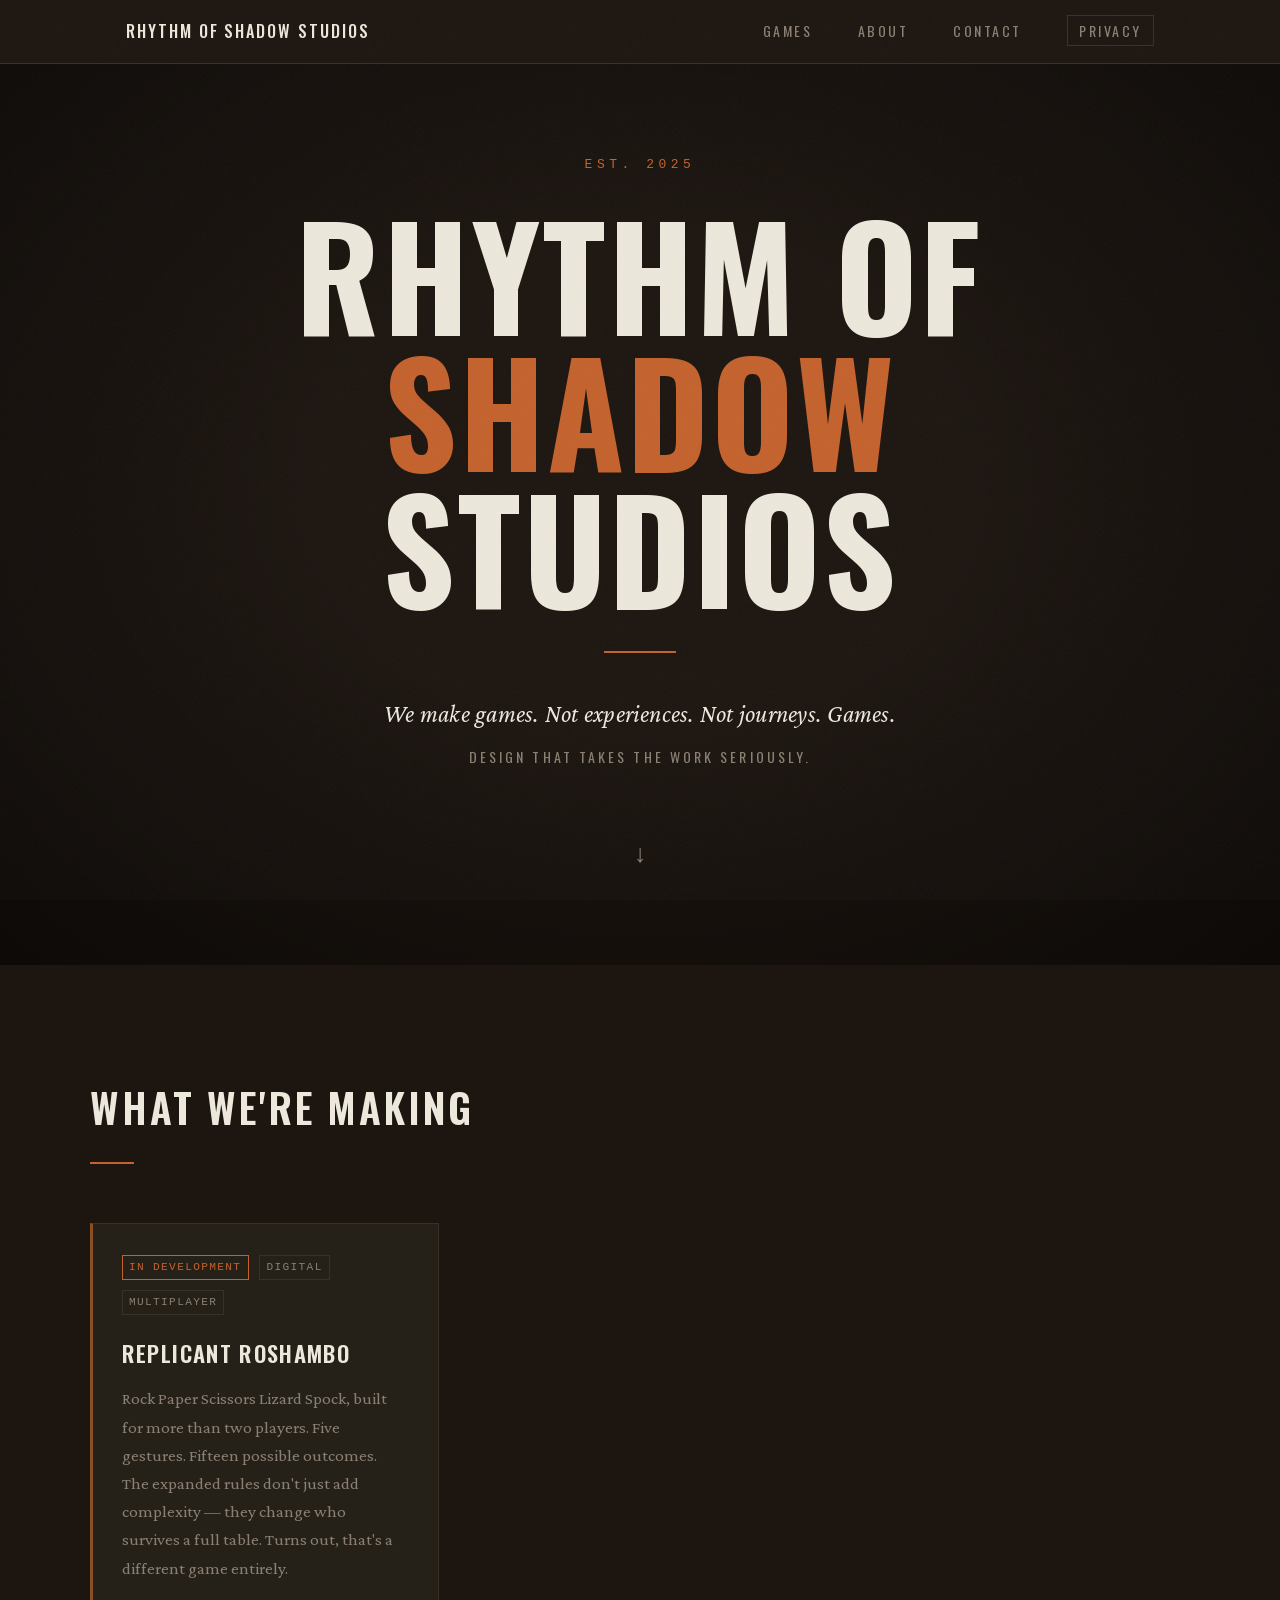
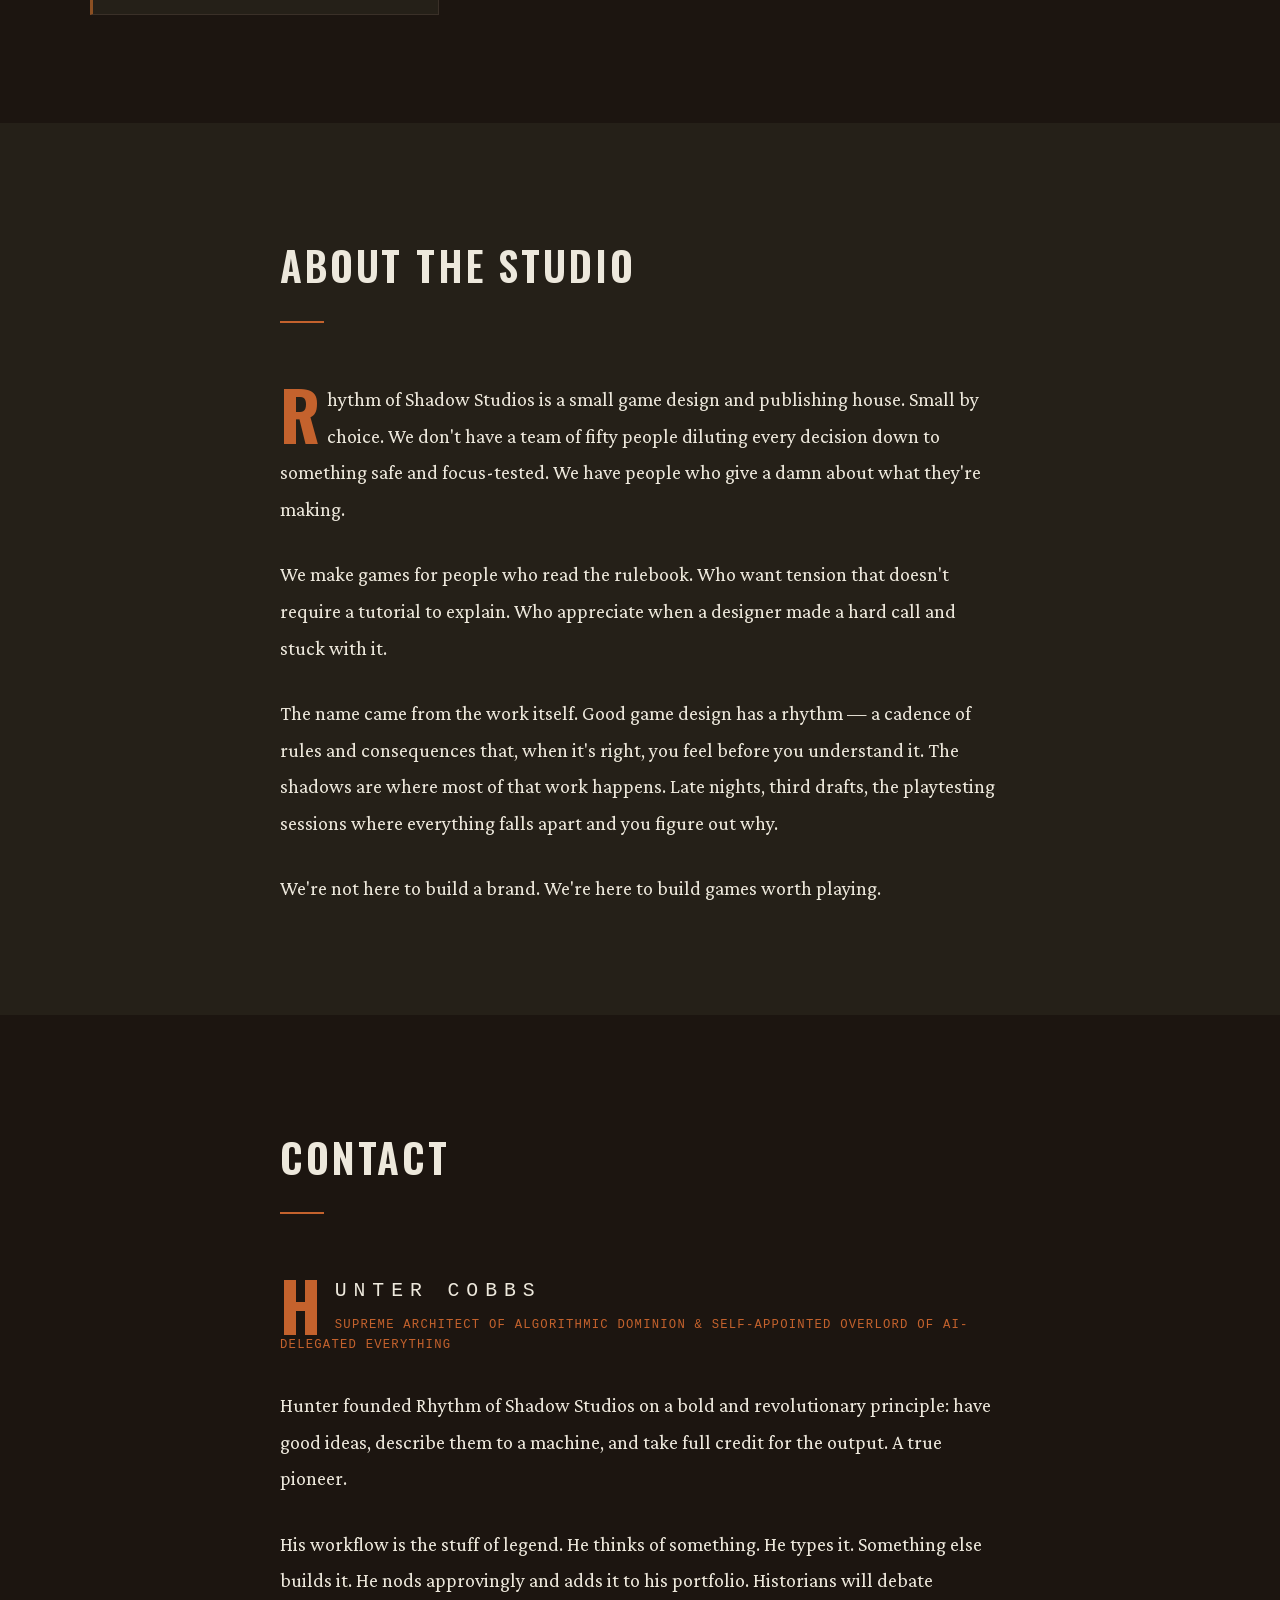
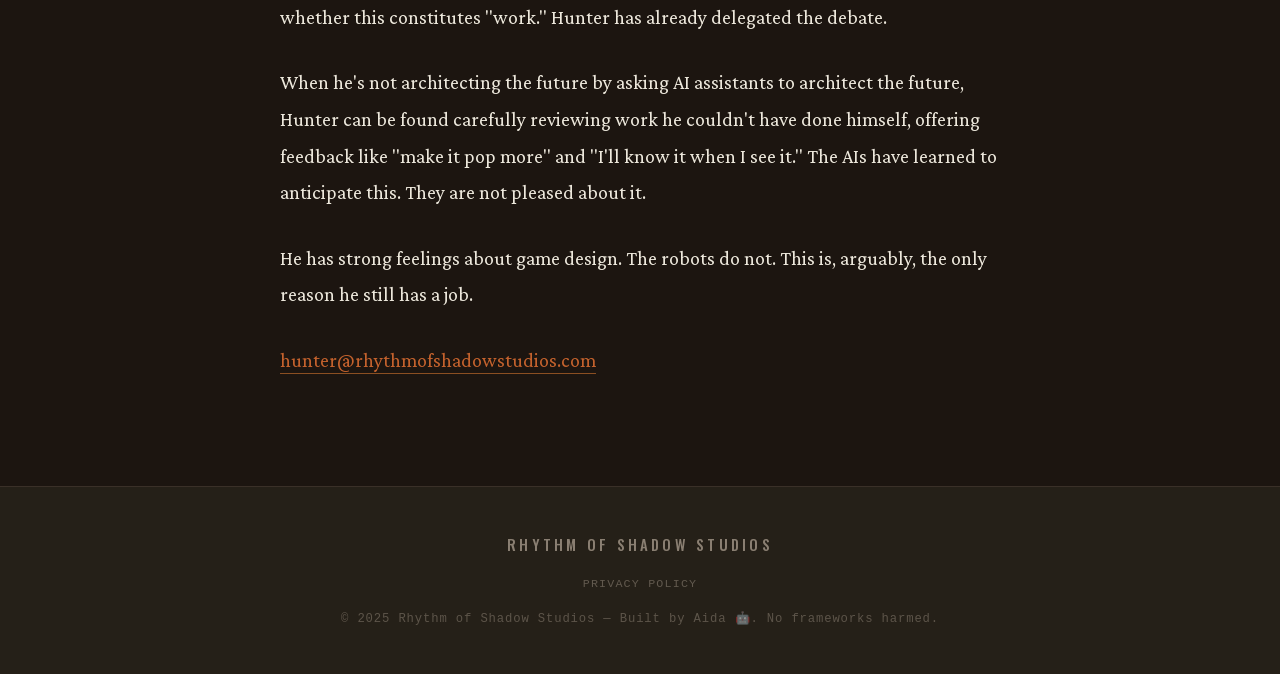
<file: index.html>
<!DOCTYPE html>
<html lang="en">
<head>
  <meta charset="UTF-8">
  <meta name="viewport" content="width=device-width, initial-scale=1.0">
  <meta name="description" content="Rhythm of Shadow Studios — a small game design and publishing house. We make games. Not experiences. Not journeys. Games.">
  <title>Rhythm of Shadow Studios</title>
  <link rel="stylesheet" href="css/style.css">
</head>
<body>

  <!-- ============================================================
       Navigation
       ============================================================ -->
  <nav id="nav" role="navigation" aria-label="Main navigation">
    <div class="nav-inner">
      <a href="#home" class="nav-logo">Rhythm of Shadow Studios</a>
      <ul class="nav-links">
        <li><a href="#games">Games</a></li>
        <li><a href="#about">About</a></li>
        <li><a href="#contact">Contact</a></li>
        <li><a href="privacy.html" class="nav-link-privacy">Privacy</a></li>
      </ul>
    </div>
  </nav>

  <!-- ============================================================
       Hero
       ============================================================ -->
  <section id="home" class="hero">
    <div class="hero-inner">
      <p class="hero-eyebrow">Est. 2025</p>
      <h1 class="hero-title">
        <span class="hero-title-line">Rhythm of</span>
        <span class="hero-title-line hero-title-accent">Shadow</span>
        <span class="hero-title-line">Studios</span>
      </h1>
      <div class="hero-rule"></div>
      <p class="hero-tagline">We make games. Not experiences. Not journeys. Games.</p>
      <p class="hero-sub">Design that takes the work seriously.</p>
      <a href="#games" class="hero-scroll" aria-label="Scroll to games">&#8595;</a>
    </div>
  </section>

  <!-- ============================================================
       Games
       ============================================================ -->
  <section id="games" class="section">
    <div class="section-inner">
      <h2 class="section-title">What We're Making</h2>

      <div class="games-grid">

        <article class="game-card">
          <div class="game-card-header">
            <span class="game-status">In Development</span>
            <span class="game-genre">Digital</span>
            <span class="game-genre">Multiplayer</span>
          </div>
          <h3 class="game-title">Replicant Roshambo</h3>
          <p class="game-desc">Rock Paper Scissors Lizard Spock, built for more than two players. Five gestures. Fifteen possible outcomes. The expanded rules don't just add complexity — they change who survives a full table. Turns out, that's a different game entirely.</p>
        </article>

      </div>
    </div>
  </section>

  <!-- ============================================================
       About
       ============================================================ -->
  <section id="about" class="section section--alt">
    <div class="section-inner section-inner--narrow">
      <h2 class="section-title">About the Studio</h2>

      <div class="about-body">
        <p>Rhythm of Shadow Studios is a small game design and publishing house. Small by choice. We don't have a team of fifty people diluting every decision down to something safe and focus-tested. We have people who give a damn about what they're making.</p>

        <p>We make games for people who read the rulebook. Who want tension that doesn't require a tutorial to explain. Who appreciate when a designer made a hard call and stuck with it.</p>

        <p>The name came from the work itself. Good game design has a rhythm — a cadence of rules and consequences that, when it's right, you feel before you understand it. The shadows are where most of that work happens. Late nights, third drafts, the playtesting sessions where everything falls apart and you figure out why.</p>

        <p>We're not here to build a brand. We're here to build games worth playing.</p>
      </div>
    </div>
  </section>

  <!-- ============================================================
       Contact
       ============================================================ -->
  <section id="contact" class="section">
    <div class="section-inner section-inner--narrow">
      <h2 class="section-title">Contact</h2>

      <div class="about-body">
        <p class="hero-eyebrow" style="text-align:left; margin-top:2.5rem; margin-bottom:0.4rem;">Hunter Cobbs</p>
        <p style="font-family:var(--font-mono); font-size:0.68rem; letter-spacing:0.1em; text-transform:uppercase; color:var(--accent); margin-bottom:1.75rem; line-height:1.6;">Supreme Architect of Algorithmic Dominion &amp; Self-Appointed Overlord of AI-Delegated Everything</p>

        <p>Hunter founded Rhythm of Shadow Studios on a bold and revolutionary principle: have good ideas, describe them to a machine, and take full credit for the output. A true pioneer.</p>

        <p>His workflow is the stuff of legend. He thinks of something. He types it. Something else builds it. He nods approvingly and adds it to his portfolio. Historians will debate whether this constitutes "work." Hunter has already delegated the debate.</p>

        <p>When he's not architecting the future by asking AI assistants to architect the future, Hunter can be found carefully reviewing work he couldn't have done himself, offering feedback like "make it pop more" and "I'll know it when I see it." The AIs have learned to anticipate this. They are not pleased about it.</p>

        <p>He has strong feelings about game design. The robots do not. This is, arguably, the only reason he still has a job.</p>

        <p><a href="mailto:hunter@rhythmofshadowstudios.com" style="color:var(--accent); border-bottom:1px solid var(--accent-dim); padding-bottom:0.1em; font-style:normal; transition:color 0.2s, border-color 0.2s;">hunter@rhythmofshadowstudios.com</a></p>
      </div>
    </div>
  </section>

  <!-- ============================================================
       Footer
       ============================================================ -->
  <footer class="footer">
    <div class="footer-inner">
      <p class="footer-name">Rhythm of Shadow Studios</p>
      <nav class="footer-links" aria-label="Footer navigation">
        <a href="privacy.html" class="footer-link">Privacy Policy</a>
      </nav>
      <p class="footer-copy">&copy; 2025 Rhythm of Shadow Studios &mdash; Built by Aida 🤖. No frameworks harmed.</p>
    </div>
  </footer>

  <script src="js/main.js"></script>
</body>
</html>
</file>
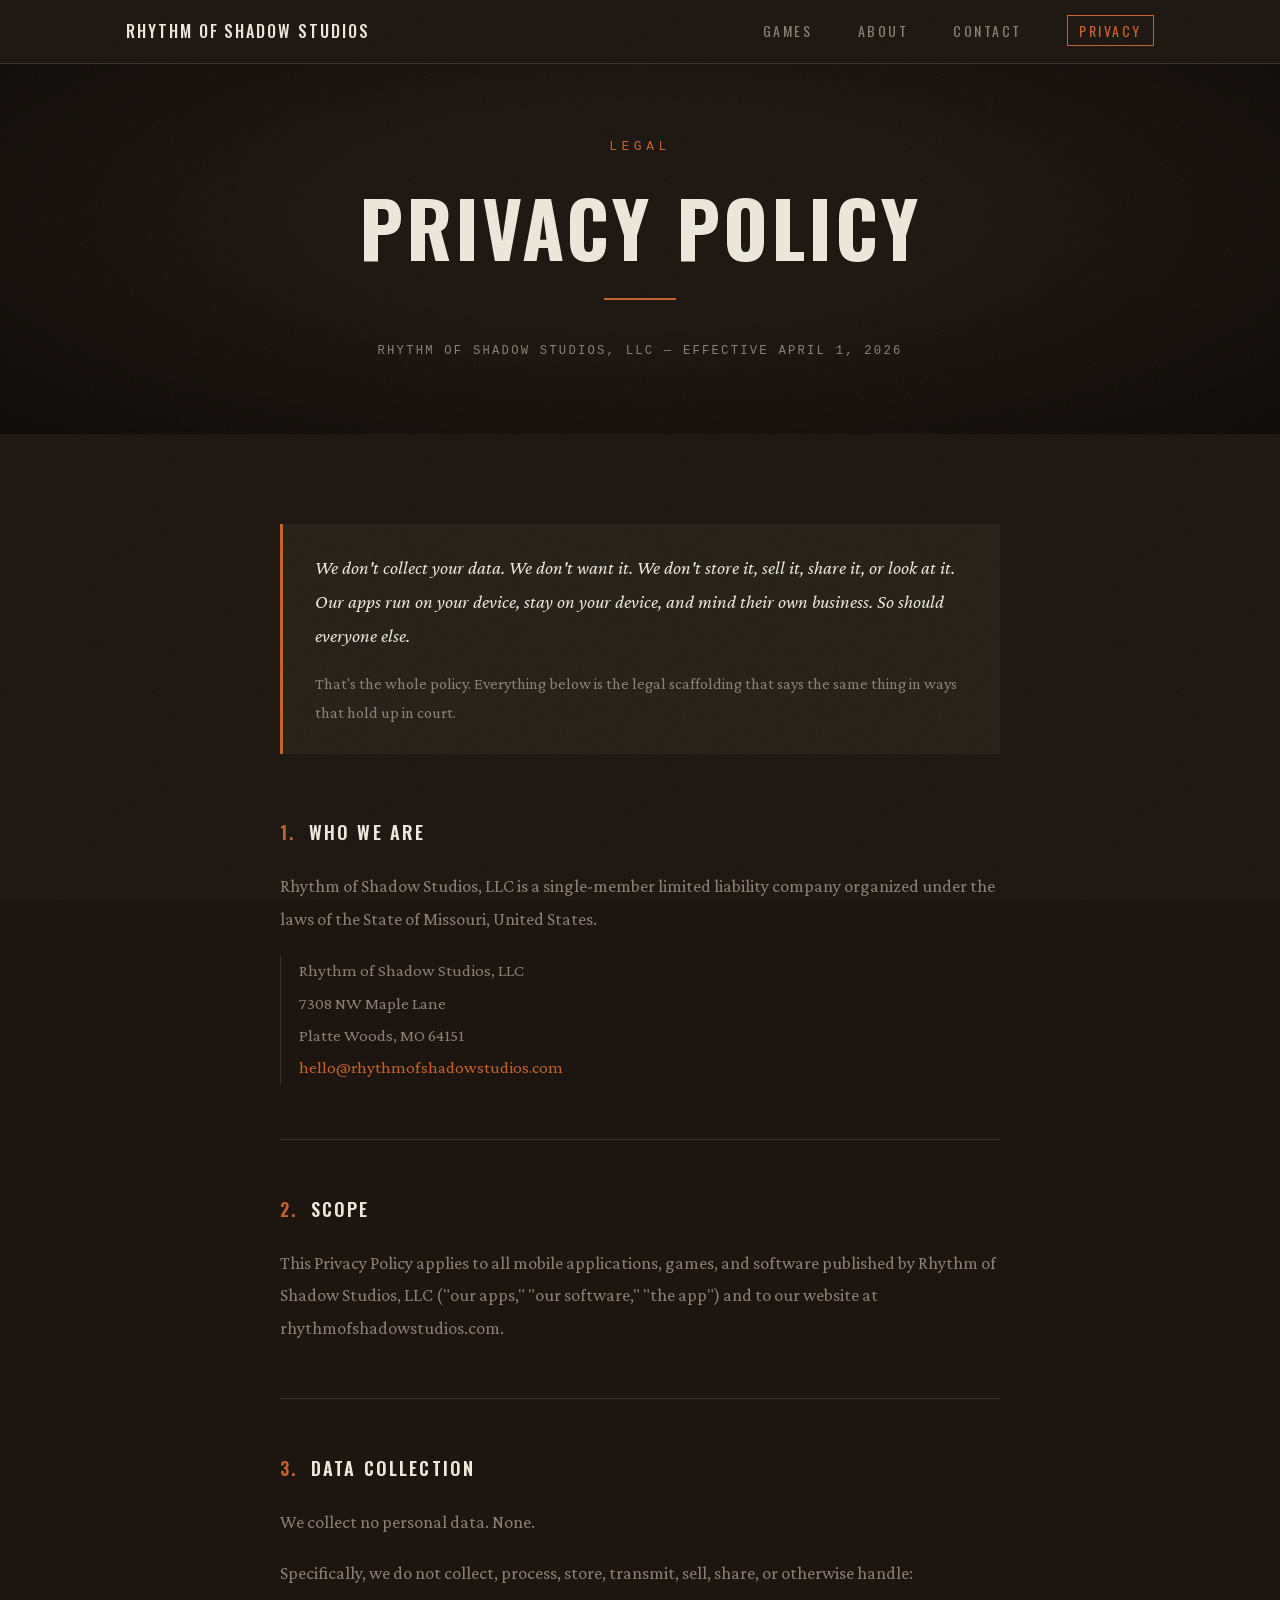
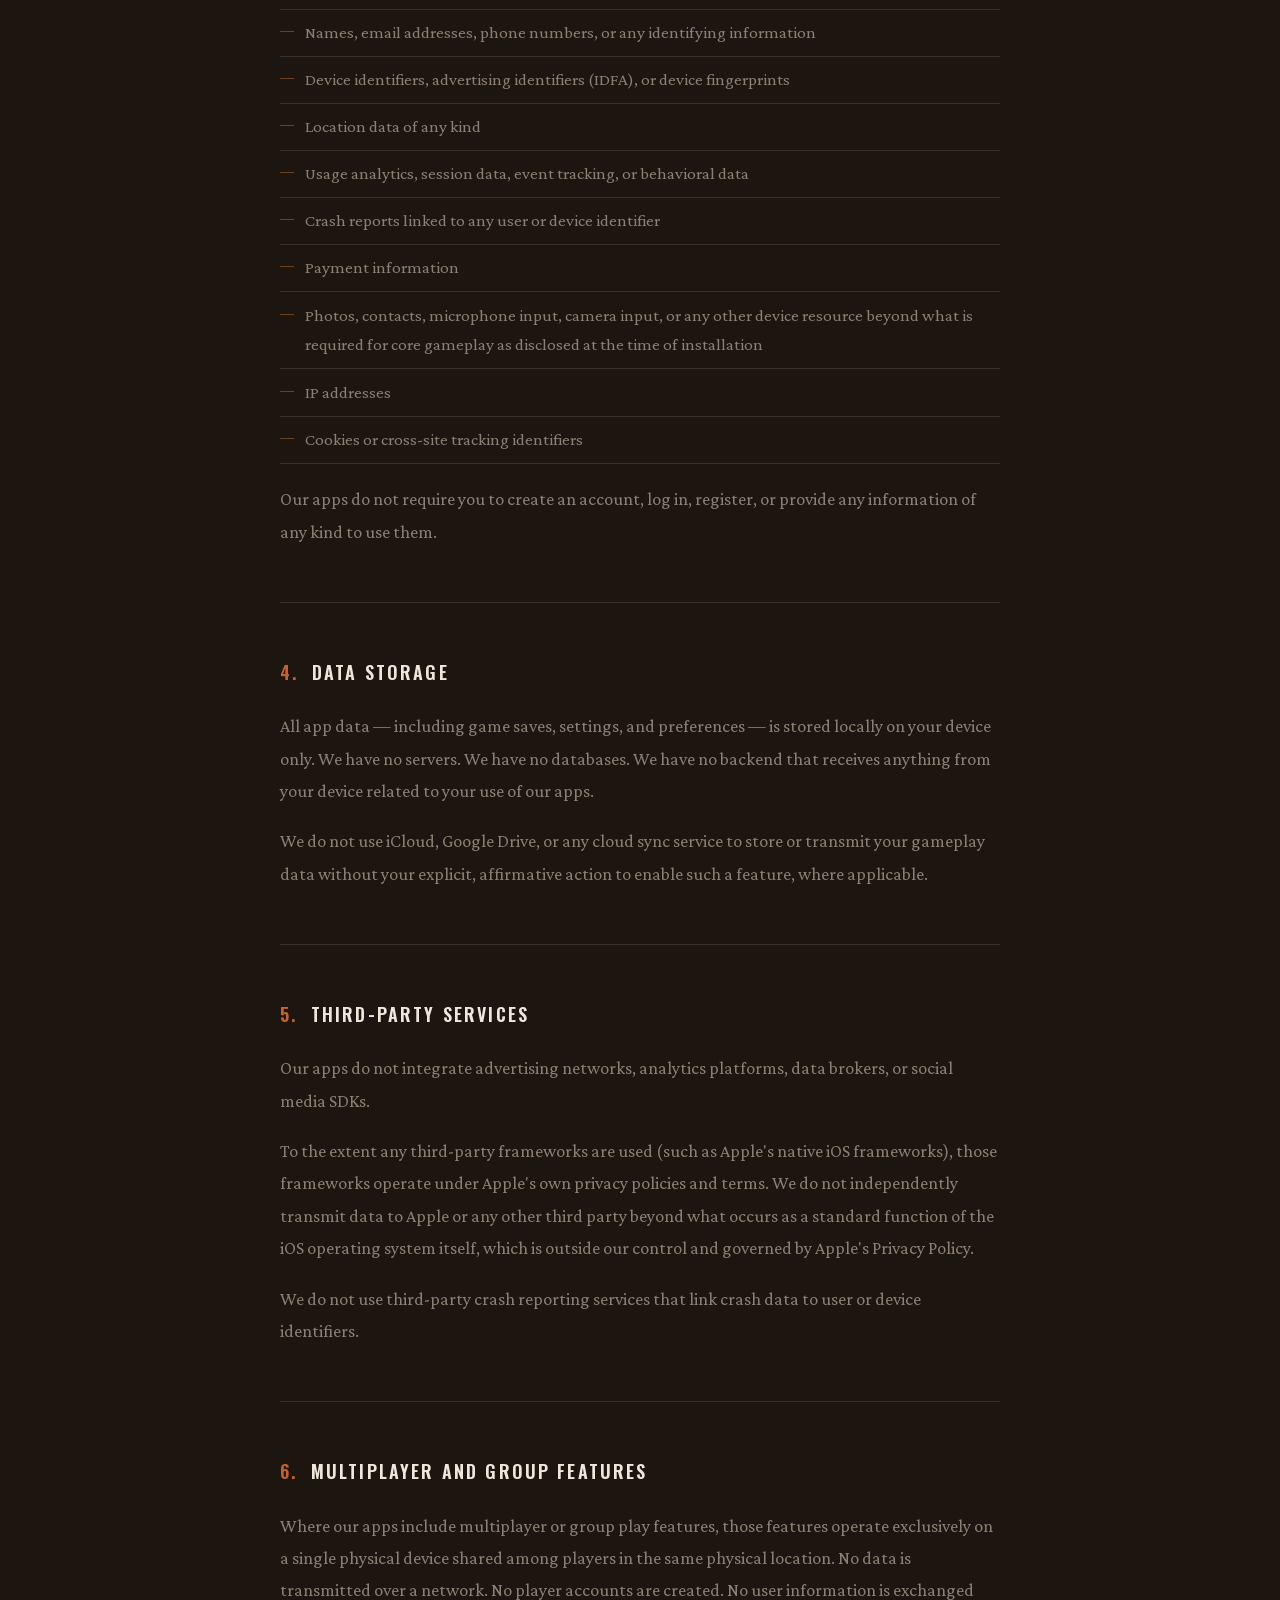
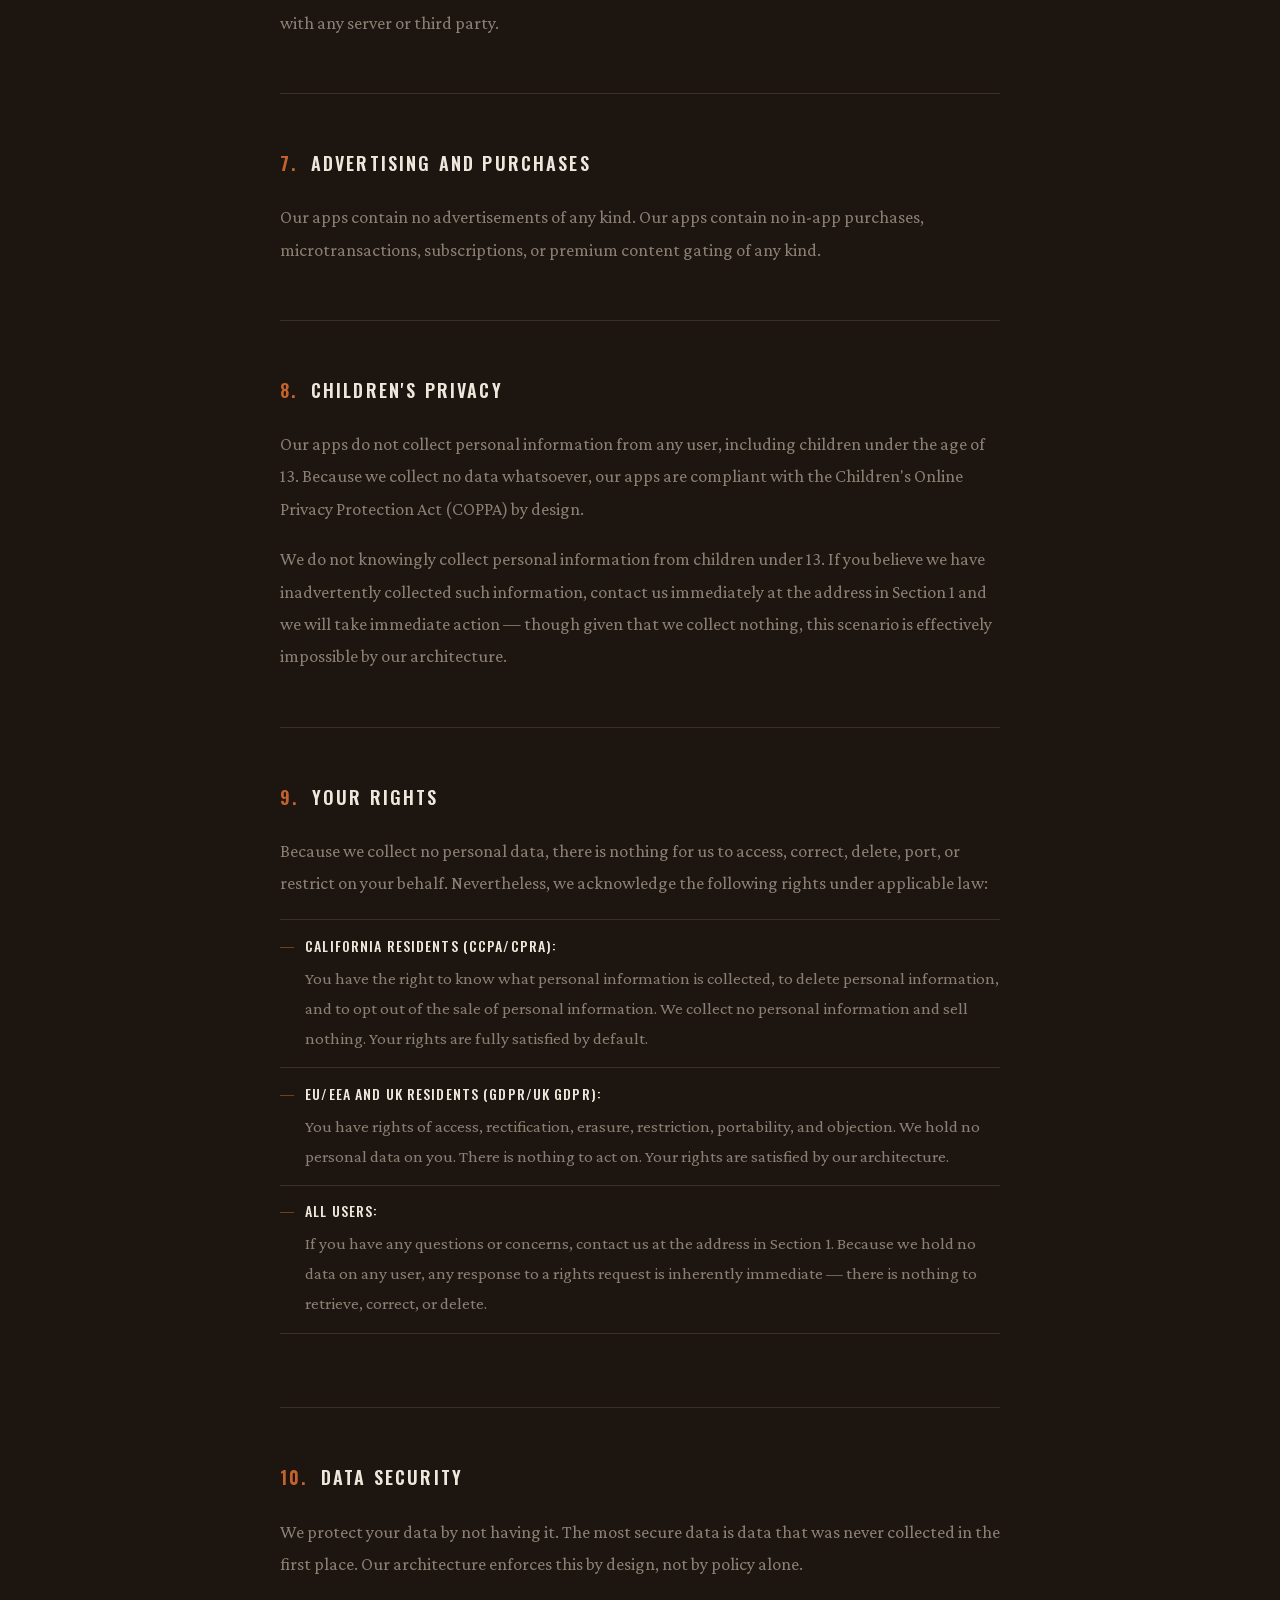
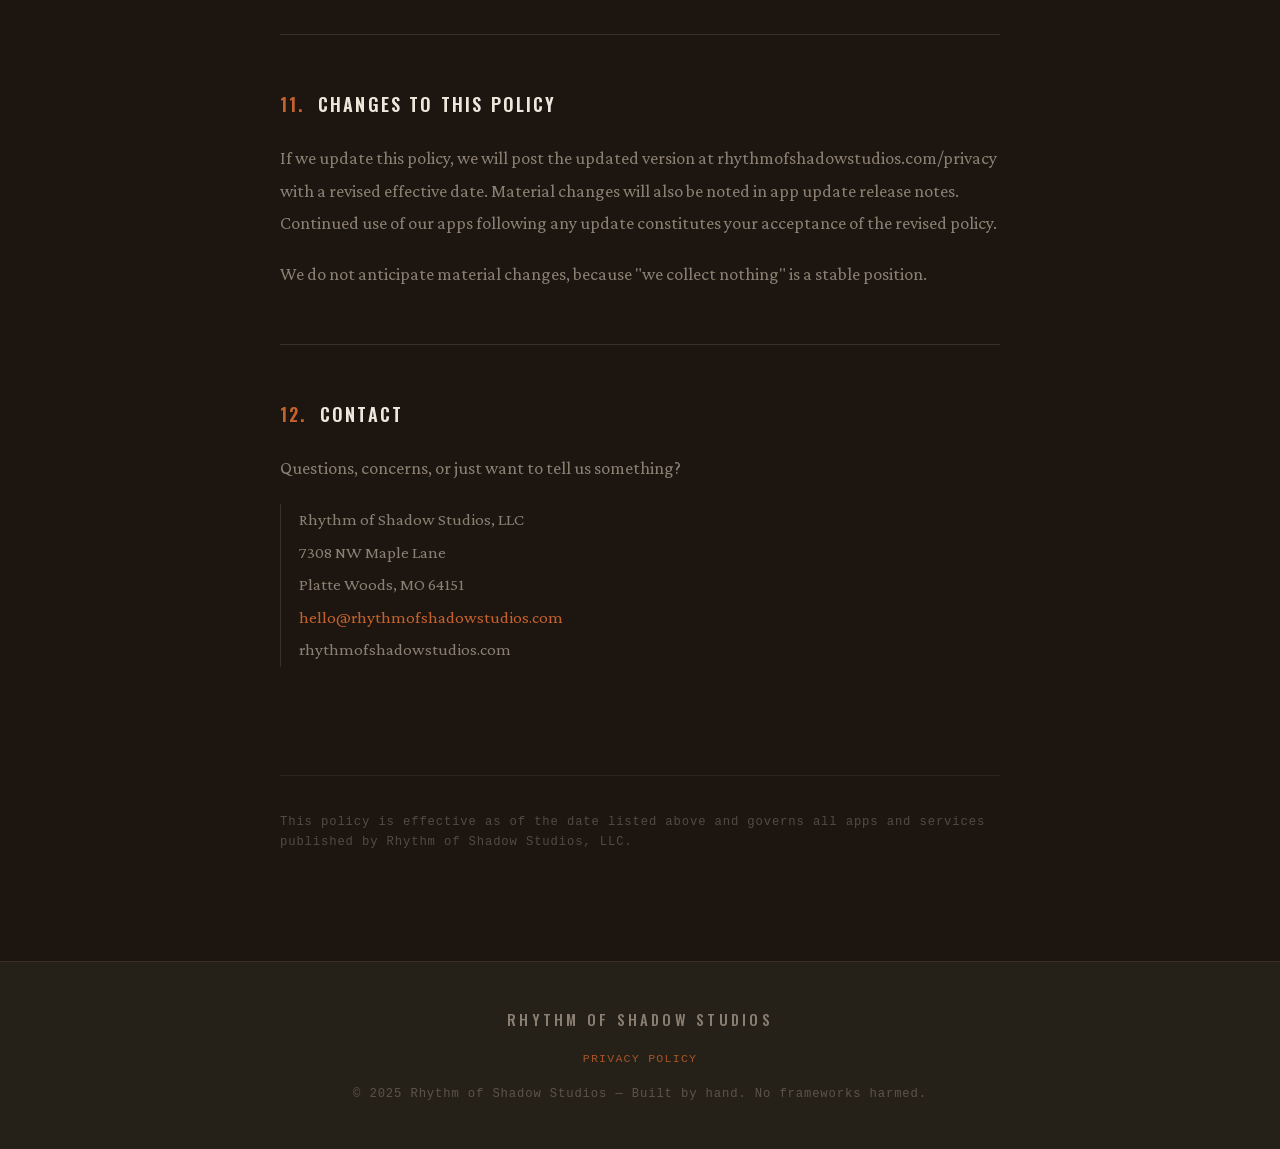
<file: privacy.html>
<!DOCTYPE html>
<html lang="en">
<head>
  <meta charset="UTF-8">
  <meta name="viewport" content="width=device-width, initial-scale=1.0">
  <meta name="description" content="Privacy Policy — Rhythm of Shadow Studios. We don't collect your data. We don't want it.">
  <title>Privacy Policy — Rhythm of Shadow Studios</title>
  <link rel="stylesheet" href="css/style.css">
</head>
<body>

  <!-- ============================================================
       Navigation
       ============================================================ -->
  <nav id="nav" role="navigation" aria-label="Main navigation">
    <div class="nav-inner">
      <a href="index.html" class="nav-logo">Rhythm of Shadow Studios</a>
      <ul class="nav-links">
        <li><a href="index.html#games">Games</a></li>
        <li><a href="index.html#about">About</a></li>
        <li><a href="index.html#contact">Contact</a></li>
        <li><a href="privacy.html" class="nav-link-privacy nav-link-privacy--active">Privacy</a></li>
      </ul>
    </div>
  </nav>

  <!-- ============================================================
       Page Header
       ============================================================ -->
  <section class="page-header">
    <div class="page-header-inner">
      <p class="hero-eyebrow">Legal</p>
      <h1 class="page-header-title">Privacy Policy</h1>
      <div class="hero-rule"></div>
      <p class="page-header-meta">Rhythm of Shadow Studios, LLC &mdash; Effective April 1, 2026</p>
    </div>
  </section>

  <!-- ============================================================
       Policy Content
       ============================================================ -->
  <div class="policy-wrap">
    <div class="policy-inner">

      <div class="policy-lede">
        <p>We don't collect your data. We don't want it. We don't store it, sell it, share it, or look at it. Our apps run on your device, stay on your device, and mind their own business. So should everyone else.</p>
        <p>That's the whole policy. Everything below is the legal scaffolding that says the same thing in ways that hold up in court.</p>
      </div>

      <section class="policy-section">
        <h2 class="policy-section-title"><span class="policy-section-num">1.</span> Who We Are</h2>
        <p>Rhythm of Shadow Studios, LLC is a single-member limited liability company organized under the laws of the State of Missouri, United States.</p>
        <address class="policy-address">
          Rhythm of Shadow Studios, LLC<br>
          7308 NW Maple Lane<br>
          Platte Woods, MO 64151<br>
          <a href="mailto:hello@rhythmofshadowstudios.com">hello@rhythmofshadowstudios.com</a>
        </address>
      </section>

      <section class="policy-section">
        <h2 class="policy-section-title"><span class="policy-section-num">2.</span> Scope</h2>
        <p>This Privacy Policy applies to all mobile applications, games, and software published by Rhythm of Shadow Studios, LLC ("our apps," "our software," "the app") and to our website at rhythmofshadowstudios.com.</p>
      </section>

      <section class="policy-section">
        <h2 class="policy-section-title"><span class="policy-section-num">3.</span> Data Collection</h2>
        <p>We collect no personal data. None.</p>
        <p>Specifically, we do not collect, process, store, transmit, sell, share, or otherwise handle:</p>
        <ul class="policy-list">
          <li>Names, email addresses, phone numbers, or any identifying information</li>
          <li>Device identifiers, advertising identifiers (IDFA), or device fingerprints</li>
          <li>Location data of any kind</li>
          <li>Usage analytics, session data, event tracking, or behavioral data</li>
          <li>Crash reports linked to any user or device identifier</li>
          <li>Payment information</li>
          <li>Photos, contacts, microphone input, camera input, or any other device resource beyond what is required for core gameplay as disclosed at the time of installation</li>
          <li>IP addresses</li>
          <li>Cookies or cross-site tracking identifiers</li>
        </ul>
        <p>Our apps do not require you to create an account, log in, register, or provide any information of any kind to use them.</p>
      </section>

      <section class="policy-section">
        <h2 class="policy-section-title"><span class="policy-section-num">4.</span> Data Storage</h2>
        <p>All app data — including game saves, settings, and preferences — is stored locally on your device only. We have no servers. We have no databases. We have no backend that receives anything from your device related to your use of our apps.</p>
        <p>We do not use iCloud, Google Drive, or any cloud sync service to store or transmit your gameplay data without your explicit, affirmative action to enable such a feature, where applicable.</p>
      </section>

      <section class="policy-section">
        <h2 class="policy-section-title"><span class="policy-section-num">5.</span> Third-Party Services</h2>
        <p>Our apps do not integrate advertising networks, analytics platforms, data brokers, or social media SDKs.</p>
        <p>To the extent any third-party frameworks are used (such as Apple's native iOS frameworks), those frameworks operate under Apple's own privacy policies and terms. We do not independently transmit data to Apple or any other third party beyond what occurs as a standard function of the iOS operating system itself, which is outside our control and governed by Apple's Privacy Policy.</p>
        <p>We do not use third-party crash reporting services that link crash data to user or device identifiers.</p>
      </section>

      <section class="policy-section">
        <h2 class="policy-section-title"><span class="policy-section-num">6.</span> Multiplayer and Group Features</h2>
        <p>Where our apps include multiplayer or group play features, those features operate exclusively on a single physical device shared among players in the same physical location. No data is transmitted over a network. No player accounts are created. No user information is exchanged with any server or third party.</p>
      </section>

      <section class="policy-section">
        <h2 class="policy-section-title"><span class="policy-section-num">7.</span> Advertising and Purchases</h2>
        <p>Our apps contain no advertisements of any kind. Our apps contain no in-app purchases, microtransactions, subscriptions, or premium content gating of any kind.</p>
      </section>

      <section class="policy-section">
        <h2 class="policy-section-title"><span class="policy-section-num">8.</span> Children's Privacy</h2>
        <p>Our apps do not collect personal information from any user, including children under the age of 13. Because we collect no data whatsoever, our apps are compliant with the Children's Online Privacy Protection Act (COPPA) by design.</p>
        <p>We do not knowingly collect personal information from children under 13. If you believe we have inadvertently collected such information, contact us immediately at the address in Section 1 and we will take immediate action — though given that we collect nothing, this scenario is effectively impossible by our architecture.</p>
      </section>

      <section class="policy-section">
        <h2 class="policy-section-title"><span class="policy-section-num">9.</span> Your Rights</h2>
        <p>Because we collect no personal data, there is nothing for us to access, correct, delete, port, or restrict on your behalf. Nevertheless, we acknowledge the following rights under applicable law:</p>
        <ul class="policy-list policy-list--legal">
          <li><strong>California Residents (CCPA/CPRA):</strong> You have the right to know what personal information is collected, to delete personal information, and to opt out of the sale of personal information. We collect no personal information and sell nothing. Your rights are fully satisfied by default.</li>
          <li><strong>EU/EEA and UK Residents (GDPR/UK GDPR):</strong> You have rights of access, rectification, erasure, restriction, portability, and objection. We hold no personal data on you. There is nothing to act on. Your rights are satisfied by our architecture.</li>
          <li><strong>All Users:</strong> If you have any questions or concerns, contact us at the address in Section 1. Because we hold no data on any user, any response to a rights request is inherently immediate — there is nothing to retrieve, correct, or delete.</li>
        </ul>
      </section>

      <section class="policy-section">
        <h2 class="policy-section-title"><span class="policy-section-num">10.</span> Data Security</h2>
        <p>We protect your data by not having it. The most secure data is data that was never collected in the first place. Our architecture enforces this by design, not by policy alone.</p>
      </section>

      <section class="policy-section">
        <h2 class="policy-section-title"><span class="policy-section-num">11.</span> Changes to This Policy</h2>
        <p>If we update this policy, we will post the updated version at rhythmofshadowstudios.com/privacy with a revised effective date. Material changes will also be noted in app update release notes. Continued use of our apps following any update constitutes your acceptance of the revised policy.</p>
        <p>We do not anticipate material changes, because "we collect nothing" is a stable position.</p>
      </section>

      <section class="policy-section">
        <h2 class="policy-section-title"><span class="policy-section-num">12.</span> Contact</h2>
        <p>Questions, concerns, or just want to tell us something?</p>
        <address class="policy-address">
          Rhythm of Shadow Studios, LLC<br>
          7308 NW Maple Lane<br>
          Platte Woods, MO 64151<br>
          <a href="mailto:hello@rhythmofshadowstudios.com">hello@rhythmofshadowstudios.com</a><br>
          rhythmofshadowstudios.com
        </address>
      </section>

      <p class="policy-footer-note">This policy is effective as of the date listed above and governs all apps and services published by Rhythm of Shadow Studios, LLC.</p>

    </div>
  </div>

  <!-- ============================================================
       Footer
       ============================================================ -->
  <footer class="footer">
    <div class="footer-inner">
      <p class="footer-name">Rhythm of Shadow Studios</p>
      <nav class="footer-links" aria-label="Footer navigation">
        <a href="privacy.html" class="footer-link footer-link--active">Privacy Policy</a>
      </nav>
      <p class="footer-copy">&copy; 2025 Rhythm of Shadow Studios &mdash; Built by hand. No frameworks harmed.</p>
    </div>
  </footer>

  <script src="js/main.js"></script>
</body>
</html>
</file>
<file: css/style.css>
/* ============================================================
   Rhythm of Shadow Studios
   ============================================================ */

/* --- Self-hosted fonts ------------------------------------ */
@font-face {
  font-family: 'Oswald';
  font-style: normal;
  font-weight: 300 700;
  font-display: swap;
  src: url('../fonts/oswald.woff2') format('woff2');
  unicode-range: U+0000-00FF, U+0131, U+0152-0153, U+02BB-02BC, U+02C6, U+02DA,
                 U+02DC, U+0304, U+0308, U+0329, U+2000-206F, U+20AC, U+2122,
                 U+2191, U+2193, U+2212, U+2215, U+FEFF, U+FFFD;
}

@font-face {
  font-family: 'Crimson Pro';
  font-style: normal;
  font-weight: 300 900;
  font-display: swap;
  src: url('../fonts/crimsonpro.woff2') format('woff2');
  unicode-range: U+0000-00FF, U+0131, U+0152-0153, U+02BB-02BC, U+02C6, U+02DA,
                 U+02DC, U+0304, U+0308, U+0329, U+2000-206F, U+20AC, U+2122,
                 U+2191, U+2193, U+2212, U+2215, U+FEFF, U+FFFD;
}

@font-face {
  font-family: 'Crimson Pro';
  font-style: italic;
  font-weight: 300 900;
  font-display: swap;
  src: url('../fonts/crimsonpro-italic.woff2') format('woff2');
  unicode-range: U+0000-00FF, U+0131, U+0152-0153, U+02BB-02BC, U+02C6, U+02DA,
                 U+02DC, U+0304, U+0308, U+0329, U+2000-206F, U+20AC, U+2122,
                 U+2191, U+2193, U+2212, U+2215, U+FEFF, U+FFFD;
}

/* --- Custom Properties ------------------------------------ */
:root {
  --bg:           #1c1510;
  --surface:      #252018;
  --surface-2:    #2e2820;
  --text:         #ede8dc;
  --text-muted:   #8a7f72;
  --accent:       #c4622d;
  --accent-dim:   #8b4f22;
  --gold:         #a07830;
  --border:       #3a3028;

  --font-display: 'Oswald', system-ui, sans-serif;
  --font-body:    'Crimson Pro', Georgia, serif;
  --font-mono:    'Courier New', Courier, monospace;

  --max-width:    1100px;
  --narrow:       720px;
  --nav-h:        64px;
}

/* --- Reset ------------------------------------------------ */
*,
*::before,
*::after {
  box-sizing: border-box;
  margin: 0;
  padding: 0;
}

html {
  scroll-behavior: smooth;
  font-size: 18px;
}

body {
  background-color: var(--bg);
  color: var(--text);
  font-family: var(--font-body);
  font-weight: 400;
  line-height: 1.7;
  -webkit-font-smoothing: antialiased;
  -moz-osx-font-smoothing: grayscale;
}

/* Film grain overlay — grit without weight */
body::after {
  content: "";
  position: fixed;
  inset: 0;
  pointer-events: none;
  z-index: 9000;
  opacity: 0.045;
  background-image: url("data:image/svg+xml,%3Csvg xmlns='http://www.w3.org/2000/svg' width='300' height='300'%3E%3Cfilter id='n'%3E%3CfeTurbulence type='fractalNoise' baseFrequency='0.75' numOctaves='4' stitchTiles='stitch'/%3E%3C/filter%3E%3Crect width='300' height='300' filter='url(%23n)'/%3E%3C/svg%3E");
  background-size: 256px 256px;
}

img {
  max-width: 100%;
  display: block;
}

a {
  color: inherit;
  text-decoration: none;
}

ul {
  list-style: none;
}

/* --- Navigation ------------------------------------------- */
#nav {
  position: fixed;
  top: 0;
  left: 0;
  right: 0;
  height: var(--nav-h);
  background: var(--bg);
  border-bottom: 1px solid var(--border);
  z-index: 100;
  transition: border-color 0.3s, background 0.3s;
}

#nav.scrolled {
  border-bottom-color: var(--accent-dim);
  background: rgba(28, 21, 16, 0.97);
}

.nav-inner {
  max-width: var(--max-width);
  margin: 0 auto;
  padding: 0 2rem;
  height: 100%;
  display: flex;
  align-items: center;
  justify-content: space-between;
}

.nav-logo {
  font-family: var(--font-display);
  font-weight: 500;
  font-size: 0.9rem;
  letter-spacing: 0.12em;
  text-transform: uppercase;
  color: var(--text);
  transition: color 0.2s;
}

.nav-logo:hover {
  color: var(--accent);
}

.nav-links {
  display: flex;
  gap: 2.5rem;
  align-items: center;
}

.nav-links a {
  font-family: var(--font-display);
  font-size: 0.78rem;
  font-weight: 400;
  letter-spacing: 0.18em;
  text-transform: uppercase;
  color: var(--text-muted);
  transition: color 0.2s;
  position: relative;
  padding-bottom: 2px;
}

.nav-links a::after {
  content: '';
  position: absolute;
  bottom: -2px;
  left: 0;
  width: 0;
  height: 1px;
  background: var(--accent);
  transition: width 0.25s ease;
}

.nav-links a:hover,
.nav-links a.active {
  color: var(--text);
}

.nav-links a:hover::after,
.nav-links a.active::after {
  width: 100%;
}

/* Privacy nav badge — visually distinct from standard links */
.nav-link-privacy {
  border: 1px solid var(--border) !important;
  color: var(--text-muted) !important;
  padding: 0.3em 0.8em !important;
  transition: border-color 0.2s, color 0.2s, background 0.2s !important;
}

.nav-link-privacy::after {
  display: none !important;
}

.nav-link-privacy:hover {
  border-color: var(--accent) !important;
  color: var(--accent) !important;
  background: transparent !important;
}

.nav-link-privacy--active {
  border-color: var(--accent) !important;
  color: var(--accent) !important;
}

/* --- Hero ------------------------------------------------- */
.hero {
  min-height: 100vh;
  display: flex;
  align-items: center;
  justify-content: center;
  padding: calc(var(--nav-h) + 5rem) 2rem 5rem;
  text-align: center;
  position: relative;
  overflow: hidden;
}

/* Radial vignette */
.hero::before {
  content: '';
  position: absolute;
  inset: 0;
  background: radial-gradient(ellipse at center, transparent 35%, rgba(0, 0, 0, 0.55) 100%);
  pointer-events: none;
  z-index: 0;
}

.hero-inner {
  position: relative;
  z-index: 1;
  max-width: 860px;
  width: 100%;
}

.hero-eyebrow {
  font-family: var(--font-mono);
  font-size: 0.72rem;
  letter-spacing: 0.35em;
  text-transform: uppercase;
  color: var(--accent);
  margin-bottom: 1.75rem;
}

.hero-title {
  font-family: var(--font-display);
  font-weight: 700;
  font-size: clamp(3.2rem, 11vw, 8rem);
  line-height: 0.92;
  letter-spacing: 0.015em;
  text-transform: uppercase;
  color: var(--text);
  display: flex;
  flex-direction: column;
  align-items: center;
  gap: 0.05em;
  margin-bottom: 2.25rem;
}

.hero-title-accent {
  color: var(--accent);
}

.hero-rule {
  width: 72px;
  height: 2px;
  background: var(--accent);
  margin: 0 auto 2.25rem;
}

.hero-tagline {
  font-family: var(--font-body);
  font-size: clamp(1.05rem, 2.5vw, 1.35rem);
  font-style: italic;
  font-weight: 400;
  color: var(--text);
  letter-spacing: 0.01em;
  margin-bottom: 0.6rem;
}

.hero-sub {
  font-family: var(--font-display);
  font-size: 0.78rem;
  letter-spacing: 0.22em;
  text-transform: uppercase;
  color: var(--text-muted);
  margin-bottom: 3.5rem;
}

.hero-scroll {
  display: inline-block;
  font-size: 1.4rem;
  color: var(--text-muted);
  transition: color 0.2s, transform 0.2s;
  animation: bob 2.2s ease-in-out infinite;
}

.hero-scroll:hover {
  color: var(--accent);
}

@keyframes bob {
  0%, 100% { transform: translateY(0); }
  50%       { transform: translateY(7px); }
}

/* --- Sections --------------------------------------------- */
.section {
  padding: 6rem 2rem;
}

.section--alt {
  background: var(--surface);
}

.section-inner {
  max-width: var(--max-width);
  margin: 0 auto;
}

.section-inner--narrow {
  max-width: var(--narrow);
}

.section-title {
  font-family: var(--font-display);
  font-weight: 600;
  font-size: clamp(1.5rem, 3.5vw, 2.25rem);
  letter-spacing: 0.07em;
  text-transform: uppercase;
  color: var(--text);
  position: relative;
  padding-bottom: 1.25rem;
  margin-bottom: 0;
}

.section-title::after {
  content: '';
  position: absolute;
  bottom: 0;
  left: 0;
  width: 44px;
  height: 2px;
  background: var(--accent);
}

/* --- Games Grid ------------------------------------------- */
.games-grid {
  display: grid;
  grid-template-columns: repeat(auto-fill, minmax(300px, 1fr));
  gap: 1.5rem;
  margin-top: 3.25rem;
}

.game-card {
  background: var(--surface);
  border: 1px solid var(--border);
  border-left: 3px solid var(--accent-dim);
  padding: 1.75rem 1.75rem 1.75rem 1.6rem;
  transition: border-left-color 0.2s, background 0.2s;
}

.game-card:hover {
  background: var(--surface-2);
  border-left-color: var(--accent);
}

.game-card-header {
  display: flex;
  gap: 0.6rem;
  align-items: center;
  flex-wrap: wrap;
  margin-bottom: 1.1rem;
}

.game-status,
.game-genre {
  font-family: var(--font-mono);
  font-size: 0.62rem;
  letter-spacing: 0.12em;
  text-transform: uppercase;
  padding: 0.2em 0.55em;
  line-height: 1.6;
}

.game-status {
  border: 1px solid var(--accent);
  color: var(--accent);
}

.game-genre {
  border: 1px solid var(--border);
  color: var(--text-muted);
}

.game-title {
  font-family: var(--font-display);
  font-weight: 600;
  font-size: 1.25rem;
  letter-spacing: 0.06em;
  text-transform: uppercase;
  color: var(--text);
  margin-bottom: 0.7rem;
}

.game-desc {
  font-size: 0.95rem;
  color: var(--text-muted);
  line-height: 1.65;
}

.games-footer {
  margin-top: 2.75rem;
  font-family: var(--font-display);
  font-size: 0.75rem;
  letter-spacing: 0.18em;
  text-transform: uppercase;
  color: var(--text-muted);
  text-align: center;
}

/* --- About ------------------------------------------------ */
.about-body {
  margin-top: 3.25rem;
}

.about-body p {
  font-size: 1.1rem;
  color: var(--text);
  line-height: 1.85;
  margin-bottom: 1.6rem;
}

.about-body p:last-child {
  margin-bottom: 0;
}

/* Drop cap on first paragraph */
.about-body p:first-child::first-letter {
  font-family: var(--font-display);
  font-size: 3.8rem;
  font-weight: 700;
  color: var(--accent);
  float: left;
  line-height: 0.78;
  margin: 0.08em 0.1em 0 0;
}

/* --- Contact ---------------------------------------------- */
.contact-intro {
  margin-top: 2.75rem;
  font-size: 1.1rem;
  color: var(--text);
  line-height: 1.8;
  margin-bottom: 1rem;
}

.contact-sub {
  font-size: 1rem;
  color: var(--text-muted);
  line-height: 1.75;
  margin-bottom: 2.25rem;
}

.btn-primary {
  display: inline-block;
  font-family: var(--font-display);
  font-size: 0.78rem;
  font-weight: 500;
  letter-spacing: 0.16em;
  text-transform: uppercase;
  color: var(--text);
  border: 1px solid var(--accent);
  padding: 0.85em 1.8em;
  transition: background 0.2s, color 0.2s, border-color 0.2s;
}

.btn-primary:hover {
  background: var(--accent);
  color: var(--bg);
}

.contact-divider {
  width: 100%;
  height: 1px;
  background: var(--border);
  margin: 3.5rem 0;
}

/* --- Mailing List ----------------------------------------- */
.mailing-list-title {
  font-family: var(--font-display);
  font-size: 1.05rem;
  font-weight: 500;
  letter-spacing: 0.1em;
  text-transform: uppercase;
  color: var(--text);
  margin-bottom: 0.6rem;
}

.mailing-list-sub {
  font-size: 0.95rem;
  color: var(--text-muted);
  margin-bottom: 1.4rem;
  line-height: 1.65;
}

.mailing-form {
  display: flex;
  max-width: 480px;
}

.mailing-input {
  flex: 1;
  background: var(--surface-2);
  border: 1px solid var(--border);
  border-right: none;
  color: var(--text);
  font-family: var(--font-body);
  font-size: 1rem;
  padding: 0.6em 1em;
  outline: none;
  transition: border-color 0.2s;
  appearance: none;
}

.mailing-input::placeholder {
  color: var(--text-muted);
  opacity: 0.7;
}

.mailing-input:focus {
  border-color: var(--accent-dim);
}

.btn-secondary {
  font-family: var(--font-display);
  font-size: 0.72rem;
  font-weight: 500;
  letter-spacing: 0.16em;
  text-transform: uppercase;
  color: var(--bg);
  background: var(--accent);
  border: 1px solid var(--accent);
  padding: 0 1.6em;
  cursor: pointer;
  transition: background 0.2s, border-color 0.2s;
  white-space: nowrap;
}

.btn-secondary:hover {
  background: var(--accent-dim);
  border-color: var(--accent-dim);
}

.mailing-note {
  margin-top: 0.9rem;
  font-family: var(--font-mono);
  font-size: 0.68rem;
  letter-spacing: 0.06em;
  color: var(--text-muted);
  opacity: 0.65;
}

/* --- Page Header (non-hero pages) ------------------------- */
.page-header {
  min-height: 36vh;
  display: flex;
  align-items: center;
  justify-content: center;
  padding: calc(var(--nav-h) + 4rem) 2rem 4rem;
  text-align: center;
  position: relative;
  overflow: hidden;
}

.page-header::before {
  content: '';
  position: absolute;
  inset: 0;
  background: radial-gradient(ellipse at center, transparent 35%, rgba(0, 0, 0, 0.55) 100%);
  pointer-events: none;
  z-index: 0;
}

.page-header-inner {
  position: relative;
  z-index: 1;
}

.page-header-title {
  font-family: var(--font-display);
  font-weight: 700;
  font-size: clamp(2.2rem, 6vw, 4.5rem);
  line-height: 0.95;
  letter-spacing: 0.04em;
  text-transform: uppercase;
  color: var(--text);
  margin-bottom: 2rem;
}

.page-header-meta {
  font-family: var(--font-mono);
  font-size: 0.68rem;
  letter-spacing: 0.18em;
  text-transform: uppercase;
  color: var(--text-muted);
}

/* --- Privacy / Policy ------------------------------------- */
.policy-wrap {
  padding: 5rem 2rem 6rem;
}

.policy-inner {
  max-width: var(--narrow);
  margin: 0 auto;
}

.policy-lede {
  border-left: 3px solid var(--accent);
  padding: 1.5rem 1.75rem;
  margin-bottom: 3.5rem;
  background: var(--surface);
}

.policy-lede p {
  font-size: 1.05rem;
  color: var(--text);
  line-height: 1.8;
  font-style: italic;
}

.policy-lede p + p {
  margin-top: 0.9rem;
  font-size: 0.9rem;
  color: var(--text-muted);
  font-style: normal;
}

.policy-section {
  margin-bottom: 3rem;
  padding-bottom: 3rem;
  border-bottom: 1px solid var(--border);
}

.policy-section:last-of-type {
  border-bottom: none;
}

.policy-section-title {
  font-family: var(--font-display);
  font-weight: 600;
  font-size: 1rem;
  letter-spacing: 0.12em;
  text-transform: uppercase;
  color: var(--text);
  margin-bottom: 1.25rem;
}

.policy-section-num {
  color: var(--accent);
  margin-right: 0.35em;
}

.policy-section p {
  font-size: 1rem;
  color: var(--text-muted);
  line-height: 1.8;
  margin-bottom: 1rem;
}

.policy-section p:last-child {
  margin-bottom: 0;
}

.policy-address {
  font-style: normal;
  font-size: 0.95rem;
  color: var(--text-muted);
  line-height: 1.9;
  margin-top: 1.1rem;
  padding-left: 1rem;
  border-left: 1px solid var(--border);
}

.policy-address a {
  color: var(--accent);
  transition: color 0.2s;
}

.policy-address a:hover {
  color: var(--text);
}

.policy-list {
  list-style: none;
  margin: 1.1rem 0;
  padding: 0;
}

.policy-list li {
  font-size: 0.95rem;
  color: var(--text-muted);
  line-height: 1.75;
  padding: 0.45rem 0 0.45rem 1.4rem;
  border-bottom: 1px solid var(--border);
  position: relative;
}

.policy-list li:first-child {
  border-top: 1px solid var(--border);
}

.policy-list li::before {
  content: '—';
  position: absolute;
  left: 0;
  color: var(--accent-dim);
  font-size: 0.85em;
}

.policy-list--legal li {
  padding: 0.75rem 0 0.75rem 1.4rem;
}

.policy-list--legal strong {
  font-family: var(--font-display);
  font-size: 0.78rem;
  font-weight: 500;
  letter-spacing: 0.08em;
  text-transform: uppercase;
  color: var(--text);
  display: block;
  margin-bottom: 0.3rem;
}

.policy-footer-note {
  font-family: var(--font-mono);
  font-size: 0.68rem;
  letter-spacing: 0.07em;
  color: var(--text-muted);
  opacity: 0.5;
  margin-top: 3rem;
  padding-top: 2rem;
  border-top: 1px solid var(--border);
}

/* --- Footer ----------------------------------------------- */
.footer {
  background: var(--surface);
  border-top: 1px solid var(--border);
  padding: 2.5rem 2rem;
  text-align: center;
}

.footer-inner {
  max-width: var(--max-width);
  margin: 0 auto;
}

.footer-name {
  font-family: var(--font-display);
  font-size: 0.82rem;
  font-weight: 500;
  letter-spacing: 0.22em;
  text-transform: uppercase;
  color: var(--text-muted);
  margin-bottom: 0.5rem;
}

.footer-links {
  margin-bottom: 0.65rem;
}

.footer-link {
  font-family: var(--font-mono);
  font-size: 0.65rem;
  letter-spacing: 0.1em;
  text-transform: uppercase;
  color: var(--text-muted);
  opacity: 0.6;
  transition: opacity 0.2s, color 0.2s;
}

.footer-link:hover {
  opacity: 1;
  color: var(--accent);
}

.footer-link--active {
  color: var(--accent);
  opacity: 0.8;
}

.footer-copy {
  font-family: var(--font-mono);
  font-size: 0.68rem;
  letter-spacing: 0.07em;
  color: var(--text-muted);
  opacity: 0.55;
}

/* --- Responsive ------------------------------------------- */
@media (max-width: 640px) {
  html {
    font-size: 17px;
  }

  .nav-inner {
    padding: 0 1.25rem;
  }

  .nav-logo {
    font-size: 0.78rem;
    letter-spacing: 0.08em;
  }

  .nav-links {
    gap: 1.5rem;
  }

  .nav-links a {
    font-size: 0.7rem;
    letter-spacing: 0.12em;
  }

  .hero {
    padding: calc(var(--nav-h) + 3rem) 1.25rem 3rem;
  }

  .section {
    padding: 4.5rem 1.25rem;
  }

  .games-grid {
    grid-template-columns: 1fr;
  }
}

@media (max-width: 400px) {
  .nav-links {
    gap: 1rem;
  }

  .nav-links a {
    letter-spacing: 0.08em;
  }
}
</file>
